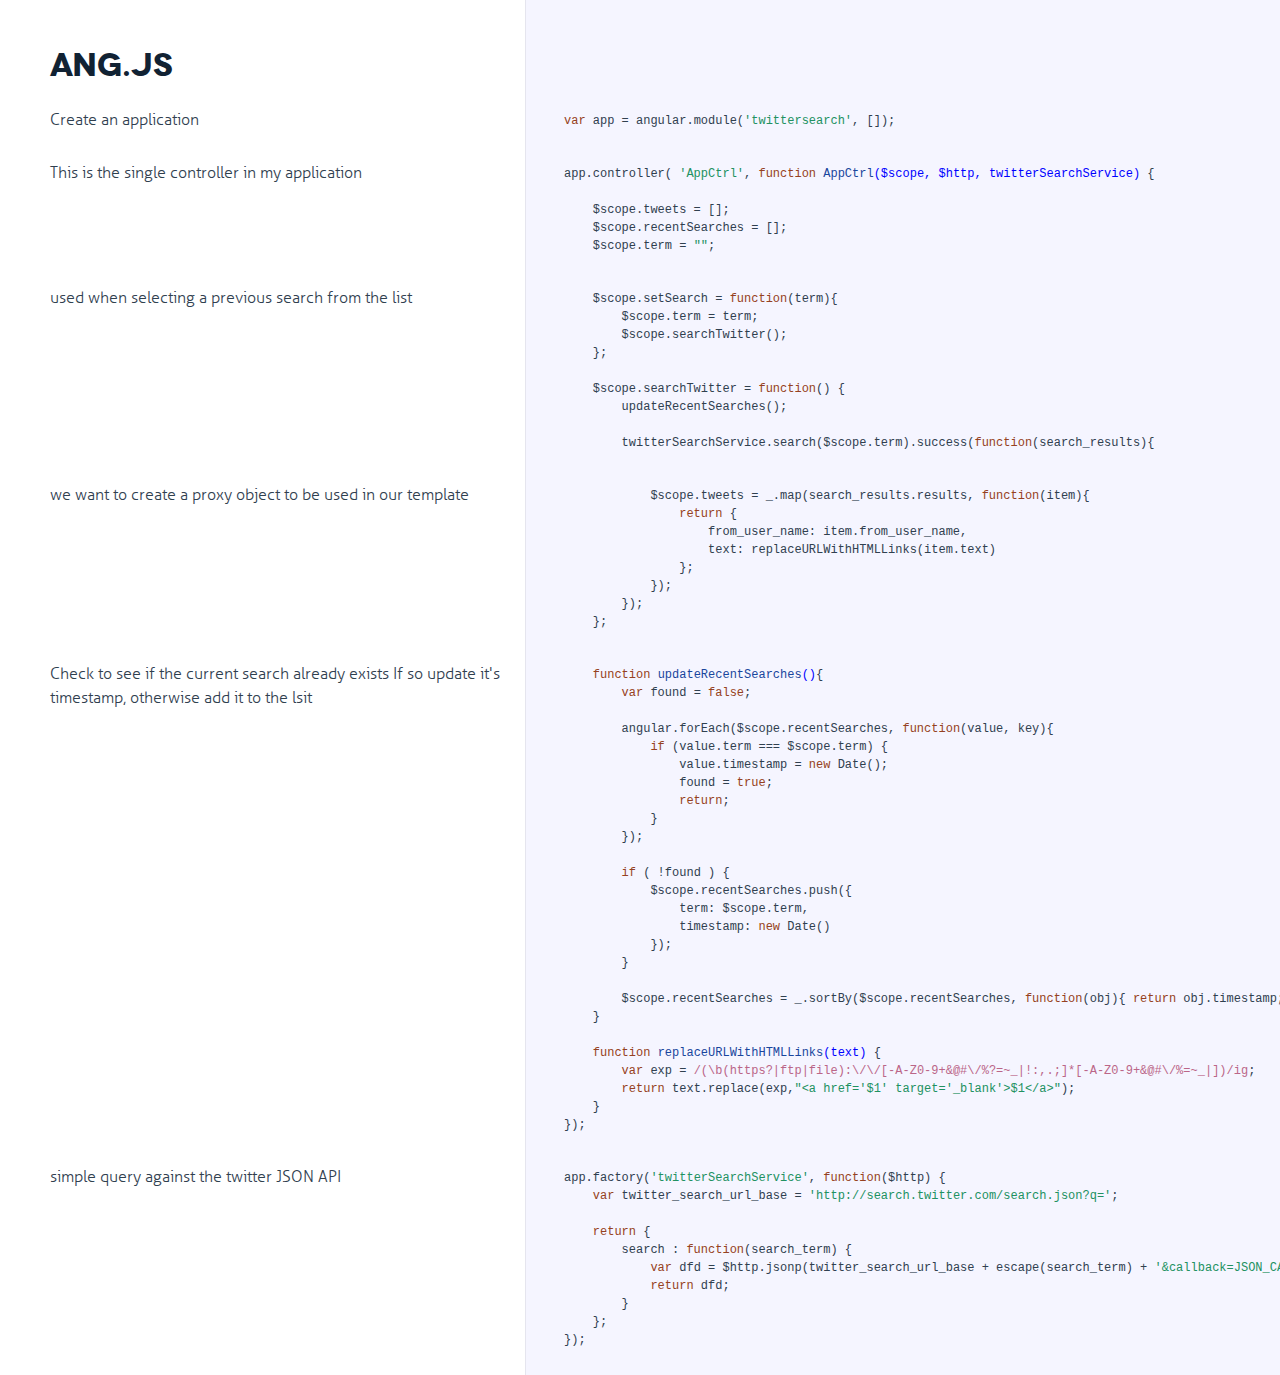
<file: docs/ang.html>
<!DOCTYPE html>

<html>
<head>
  <title>ang.js</title>
  <meta http-equiv="content-type" content="text/html; charset=UTF-8">
  <meta name="viewport" content="width=device-width, target-densitydpi=160dpi, initial-scale=1.0; maximum-scale=1.0; user-scalable=0;">
  <link rel="stylesheet" media="all" href="docco.css" />
</head>
<body>
  <div id="container">
    <div id="background"></div>
    
    <ul class="sections">
        
          <li id="title">
              <div class="annotation">
                  <h1>ang.js</h1>
              </div>
          </li>
        
        
        
        <li id="section-1">
            <div class="annotation">
              
              <div class="pilwrap ">
                <a class="pilcrow" href="#section-1">&#182;</a>
              </div>
              <p>Create an application</p>

            </div>
            
            <div class="content"><div class='highlight'><pre><span class="keyword">var</span> app = angular.module(<span class="string">'twittersearch'</span>, []);</pre></div></div>
            
        </li>
        
        
        <li id="section-2">
            <div class="annotation">
              
              <div class="pilwrap ">
                <a class="pilcrow" href="#section-2">&#182;</a>
              </div>
              <p>This is the single controller in my application</p>

            </div>
            
            <div class="content"><div class='highlight'><pre>app.controller( <span class="string">'AppCtrl'</span>, <span class="function"><span class="keyword">function</span> <span class="title">AppCtrl</span><span class="params">($scope, $http, twitterSearchService)</span> {</span>

    $scope.tweets = [];
    $scope.recentSearches = [];
    $scope.term = <span class="string">""</span>;</pre></div></div>
            
        </li>
        
        
        <li id="section-3">
            <div class="annotation">
              
              <div class="pilwrap ">
                <a class="pilcrow" href="#section-3">&#182;</a>
              </div>
              <p>used when selecting a previous search from the list</p>

            </div>
            
            <div class="content"><div class='highlight'><pre>    $scope.setSearch = <span class="keyword">function</span>(term){
        $scope.term = term;
        $scope.searchTwitter();
    };

    $scope.searchTwitter = <span class="keyword">function</span>() {
        updateRecentSearches();

        twitterSearchService.search($scope.term).success(<span class="keyword">function</span>(search_results){</pre></div></div>
            
        </li>
        
        
        <li id="section-4">
            <div class="annotation">
              
              <div class="pilwrap ">
                <a class="pilcrow" href="#section-4">&#182;</a>
              </div>
              <p>we want to create a proxy object to be used in our template</p>

            </div>
            
            <div class="content"><div class='highlight'><pre>            $scope.tweets = _.map(search_results.results, <span class="keyword">function</span>(item){
                <span class="keyword">return</span> {
                    from_user_name: item.from_user_name,
                    text: replaceURLWithHTMLLinks(item.text)
                };
            });
        });
    };</pre></div></div>
            
        </li>
        
        
        <li id="section-5">
            <div class="annotation">
              
              <div class="pilwrap ">
                <a class="pilcrow" href="#section-5">&#182;</a>
              </div>
              <p>Check to see if the current search already exists
If so update it&#39;s timestamp, otherwise add it to the lsit</p>

            </div>
            
            <div class="content"><div class='highlight'><pre>    <span class="function"><span class="keyword">function</span> <span class="title">updateRecentSearches</span><span class="params">()</span>{</span>
        <span class="keyword">var</span> found = <span class="literal">false</span>;

        angular.forEach($scope.recentSearches, <span class="keyword">function</span>(value, key){
            <span class="keyword">if</span> (value.term === $scope.term) {
                value.timestamp = <span class="keyword">new</span> Date();
                found = <span class="literal">true</span>;
                <span class="keyword">return</span>;
            }
        });

        <span class="keyword">if</span> ( !found ) {
            $scope.recentSearches.push({
                term: $scope.term,
                timestamp: <span class="keyword">new</span> Date()
            });
        }

        $scope.recentSearches = _.sortBy($scope.recentSearches, <span class="keyword">function</span>(obj){ <span class="keyword">return</span> obj.timestamp; }).reverse();
    }

    <span class="function"><span class="keyword">function</span> <span class="title">replaceURLWithHTMLLinks</span><span class="params">(text)</span> {</span>
        <span class="keyword">var</span> exp = <span class="regexp">/(\b(https?|ftp|file):\/\/[-A-Z0-9+&amp;@#\/%?=~_|!:,.;]*[-A-Z0-9+&amp;@#\/%=~_|])/ig</span>;
        <span class="keyword">return</span> text.replace(exp,<span class="string">"&lt;a href='$1' target='_blank'&gt;$1&lt;/a&gt;"</span>);
    }
});</pre></div></div>
            
        </li>
        
        
        <li id="section-6">
            <div class="annotation">
              
              <div class="pilwrap ">
                <a class="pilcrow" href="#section-6">&#182;</a>
              </div>
              <p>simple query against the twitter JSON API</p>

            </div>
            
            <div class="content"><div class='highlight'><pre>app.factory(<span class="string">'twitterSearchService'</span>, <span class="keyword">function</span>($http) {
    <span class="keyword">var</span> twitter_search_url_base = <span class="string">'http://search.twitter.com/search.json?q='</span>;

    <span class="keyword">return</span> {
        search : <span class="keyword">function</span>(search_term) {
            <span class="keyword">var</span> dfd = $http.jsonp(twitter_search_url_base + escape(search_term) + <span class="string">'&amp;callback=JSON_CALLBACK'</span>);
            <span class="keyword">return</span> dfd;
        }
    };
});</pre></div></div>
            
        </li>
        
    </ul>
  </div>
</body>
</html>
</file>
<file: docs/docco.css>
/*--------------------- Typography ----------------------------*/

@font-face {
    font-family: 'aller-light';
    src: url('public/fonts/aller-light.eot');
    src: url('public/fonts/aller-light.eot?#iefix') format('embedded-opentype'),
         url('public/fonts/aller-light.woff') format('woff'),
         url('public/fonts/aller-light.ttf') format('truetype');
    font-weight: normal;
    font-style: normal;
}

@font-face {
    font-family: 'aller-bold';
    src: url('public/fonts/aller-bold.eot');
    src: url('public/fonts/aller-bold.eot?#iefix') format('embedded-opentype'),
         url('public/fonts/aller-bold.woff') format('woff'),
         url('public/fonts/aller-bold.ttf') format('truetype');
    font-weight: normal;
    font-style: normal;
}

@font-face {
    font-family: 'novecento-bold';
    src: url('public/fonts/novecento-bold.eot');
    src: url('public/fonts/novecento-bold.eot?#iefix') format('embedded-opentype'),
         url('public/fonts/novecento-bold.woff') format('woff'),
         url('public/fonts/novecento-bold.ttf') format('truetype');
    font-weight: normal;
    font-style: normal;
}

/*--------------------- Layout ----------------------------*/
html { height: 100%; }
body {
  font-family: "aller-light";
  font-size: 14px;
  line-height: 18px;
  color: #30404f;
  margin: 0; padding: 0;
  height:100%;
}
#container { min-height: 100%; }

a {
  color: #000;
}

b, strong {
  font-weight: normal;
  font-family: "aller-bold";
}

p, ul, ol {
  margin: 15px 0 0px;
}

h1, h2, h3, h4, h5, h6 {
  color: #112233;
  line-height: 1em;
  font-weight: normal;
  font-family: "novecento-bold";
  text-transform: uppercase;
  margin: 30px 0 15px 0;
}

h1 {
  margin-top: 40px;
}

hr {
  border: 0;
  background: 1px solid #ddd;
  height: 1px;
  margin: 20px 0;
}

pre, tt, code {
  font-size: 12px; line-height: 16px;
  font-family: Menlo, Monaco, Consolas, "Lucida Console", monospace;
  margin: 0; padding: 0;
}
  .annotation pre {
    display: block;
    margin: 0;
    padding: 7px 10px;
    background: #fcfcfc;
    -moz-box-shadow:    inset 0 0 10px rgba(0,0,0,0.1);
    -webkit-box-shadow: inset 0 0 10px rgba(0,0,0,0.1);
    box-shadow:         inset 0 0 10px rgba(0,0,0,0.1);
    overflow-x: auto;
  }
    .annotation pre code {
      border: 0;
      padding: 0;
      background: transparent;
    }


blockquote {
  border-left: 5px solid #ccc;
  margin: 0;
  padding: 1px 0 1px 1em;
}
  .sections blockquote p {
    font-family: Menlo, Consolas, Monaco, monospace;
    font-size: 12px; line-height: 16px;
    color: #999;
    margin: 10px 0 0;
    white-space: pre-wrap;
  }

ul.sections {
  list-style: none;
  padding:0 0 5px 0;;
  margin:0;
}

/*
  Force border-box so that % widths fit the parent
  container without overlap because of margin/padding.

  More Info : http://www.quirksmode.org/css/box.html
*/
ul.sections > li > div {
  -moz-box-sizing: border-box;    /* firefox */
  -ms-box-sizing: border-box;     /* ie */
  -webkit-box-sizing: border-box; /* webkit */
  -khtml-box-sizing: border-box;  /* konqueror */
  box-sizing: border-box;         /* css3 */
}


/*---------------------- Jump Page -----------------------------*/
#jump_to, #jump_page {
  margin: 0;
  background: white;
  -webkit-box-shadow: 0 0 25px #777; -moz-box-shadow: 0 0 25px #777;
  -webkit-border-bottom-left-radius: 5px; -moz-border-radius-bottomleft: 5px;
  font: 16px Arial;
  cursor: pointer;
  text-align: right;
  list-style: none;
}

#jump_to a {
  text-decoration: none;
}

#jump_to a.large {
  display: none;
}
#jump_to a.small {
  font-size: 22px;
  font-weight: bold;
  color: #676767;
}

#jump_to, #jump_wrapper {
  position: fixed;
  right: 0; top: 0;
  padding: 10px 15px;
  margin:0;
}

#jump_wrapper {
  display: none;
  padding:0;
}

#jump_to:hover #jump_wrapper {
  display: block;
}

#jump_page {
  padding: 5px 0 3px;
  margin: 0 0 25px 25px;
}

#jump_page .source {
  display: block;
  padding: 15px;
  text-decoration: none;
  border-top: 1px solid #eee;
}

#jump_page .source:hover {
  background: #f5f5ff;
}

#jump_page .source:first-child {
}

/*---------------------- Low resolutions (> 320px) ---------------------*/
@media only screen and (min-width: 320px) {
  .pilwrap { display: none; }

  ul.sections > li > div {
    display: block;
    padding:5px 10px 0 10px;
  }

  ul.sections > li > div.annotation ul, ul.sections > li > div.annotation ol {
    padding-left: 30px;
  }

  ul.sections > li > div.content {
    background: #f5f5ff;
    overflow-x:auto;
    -webkit-box-shadow: inset 0 0 5px #e5e5ee;
    box-shadow: inset 0 0 5px #e5e5ee;
    border: 1px solid #dedede;
    margin:5px 10px 5px 10px;
    padding-bottom: 5px;
  }

  ul.sections > li > div.annotation pre {
    margin: 7px 0 7px;
    padding-left: 15px;
  }

  ul.sections > li > div.annotation p tt, .annotation code {
    background: #f8f8ff;
    border: 1px solid #dedede;
    font-size: 12px;
    padding: 0 0.2em;
  }
}

/*----------------------  (> 481px) ---------------------*/
@media only screen and (min-width: 481px) {
  #container {
    position: relative;
  }
  body {
    background-color: #F5F5FF;
    font-size: 15px;
    line-height: 21px;
  }
  pre, tt, code {
    line-height: 18px;
  }
  p, ul, ol {
    margin: 0 0 15px;
  }


  #jump_to {
    padding: 5px 10px;
  }
  #jump_wrapper {
    padding: 0;
  }
  #jump_to, #jump_page {
    font: 10px Arial;
    text-transform: uppercase;
  }
  #jump_page .source {
    padding: 5px 10px;
  }
  #jump_to a.large {
    display: inline-block;
  }
  #jump_to a.small {
    display: none;
  }



  #background {
    position: absolute;
    top: 0; bottom: 0;
    width: 350px;
    background: #fff;
    border-right: 1px solid #e5e5ee;
    z-index: -1;
  }

  ul.sections > li > div.annotation ul, ul.sections > li > div.annotation ol {
    padding-left: 40px;
  }

  ul.sections > li {
    white-space: nowrap;
  }

  ul.sections > li > div {
    display: inline-block;
  }

  ul.sections > li > div.annotation {
    max-width: 350px;
    min-width: 350px;
    min-height: 5px;
    padding: 13px;
    overflow-x: hidden;
    white-space: normal;
    vertical-align: top;
    text-align: left;
  }
  ul.sections > li > div.annotation pre {
    margin: 15px 0 15px;
    padding-left: 15px;
  }

  ul.sections > li > div.content {
    padding: 13px;
    vertical-align: top;
    background: #f5f5ff;
    border: none;
    -webkit-box-shadow: none;
    box-shadow: none;
  }

  .pilwrap {
    position: relative;
    display: inline;
  }

  .pilcrow {
    font: 12px Arial;
    text-decoration: none;
    color: #454545;
    position: absolute;
    top: 3px; left: -20px;
    padding: 1px 2px;
    opacity: 0;
    -webkit-transition: opacity 0.2s linear;
  }
    .for-h1 .pilcrow {
      top: 47px;
    }
    .for-h2 .pilcrow, .for-h3 .pilcrow, .for-h4 .pilcrow {
      top: 35px;
    }

  ul.sections > li > div.annotation:hover .pilcrow {
    opacity: 1;
  }
}

/*---------------------- (> 1025px) ---------------------*/
@media only screen and (min-width: 1025px) {

  body {
    font-size: 16px;
    line-height: 24px;
  }

  #background {
    width: 525px;
  }
  ul.sections > li > div.annotation {
    max-width: 525px;
    min-width: 525px;
    padding: 10px 25px 1px 50px;
  }
  ul.sections > li > div.content {
    padding: 9px 15px 16px 25px;
  }
}

/*---------------------- Syntax Highlighting -----------------------------*/

td.linenos { background-color: #f0f0f0; padding-right: 10px; }
span.lineno { background-color: #f0f0f0; padding: 0 5px 0 5px; }
/*

github.com style (c) Vasily Polovnyov <vast@whiteants.net>

*/

pre code {
  display: block; padding: 0.5em;
  color: #000;
  background: #f8f8ff
}

pre .comment,
pre .template_comment,
pre .diff .header,
pre .javadoc {
  color: #408080;
  font-style: italic
}

pre .keyword,
pre .assignment,
pre .literal,
pre .css .rule .keyword,
pre .winutils,
pre .javascript .title,
pre .lisp .title,
pre .subst {
  color: #954121;
  /*font-weight: bold*/
}

pre .number,
pre .hexcolor {
  color: #40a070
}

pre .string,
pre .tag .value,
pre .phpdoc,
pre .tex .formula {
  color: #219161;
}

pre .title,
pre .id {
  color: #19469D;
}
pre .params {
  color: #00F;
}

pre .javascript .title,
pre .lisp .title,
pre .subst {
  font-weight: normal
}

pre .class .title,
pre .haskell .label,
pre .tex .command {
  color: #458;
  font-weight: bold
}

pre .tag,
pre .tag .title,
pre .rules .property,
pre .django .tag .keyword {
  color: #000080;
  font-weight: normal
}

pre .attribute,
pre .variable,
pre .instancevar,
pre .lisp .body {
  color: #008080
}

pre .regexp {
  color: #B68
}

pre .class {
  color: #458;
  font-weight: bold
}

pre .symbol,
pre .ruby .symbol .string,
pre .ruby .symbol .keyword,
pre .ruby .symbol .keymethods,
pre .lisp .keyword,
pre .tex .special,
pre .input_number {
  color: #990073
}

pre .builtin,
pre .constructor,
pre .built_in,
pre .lisp .title {
  color: #0086b3
}

pre .preprocessor,
pre .pi,
pre .doctype,
pre .shebang,
pre .cdata {
  color: #999;
  font-weight: bold
}

pre .deletion {
  background: #fdd
}

pre .addition {
  background: #dfd
}

pre .diff .change {
  background: #0086b3
}

pre .chunk {
  color: #aaa
}

pre .tex .formula {
  opacity: 0.5;
}
</file>
